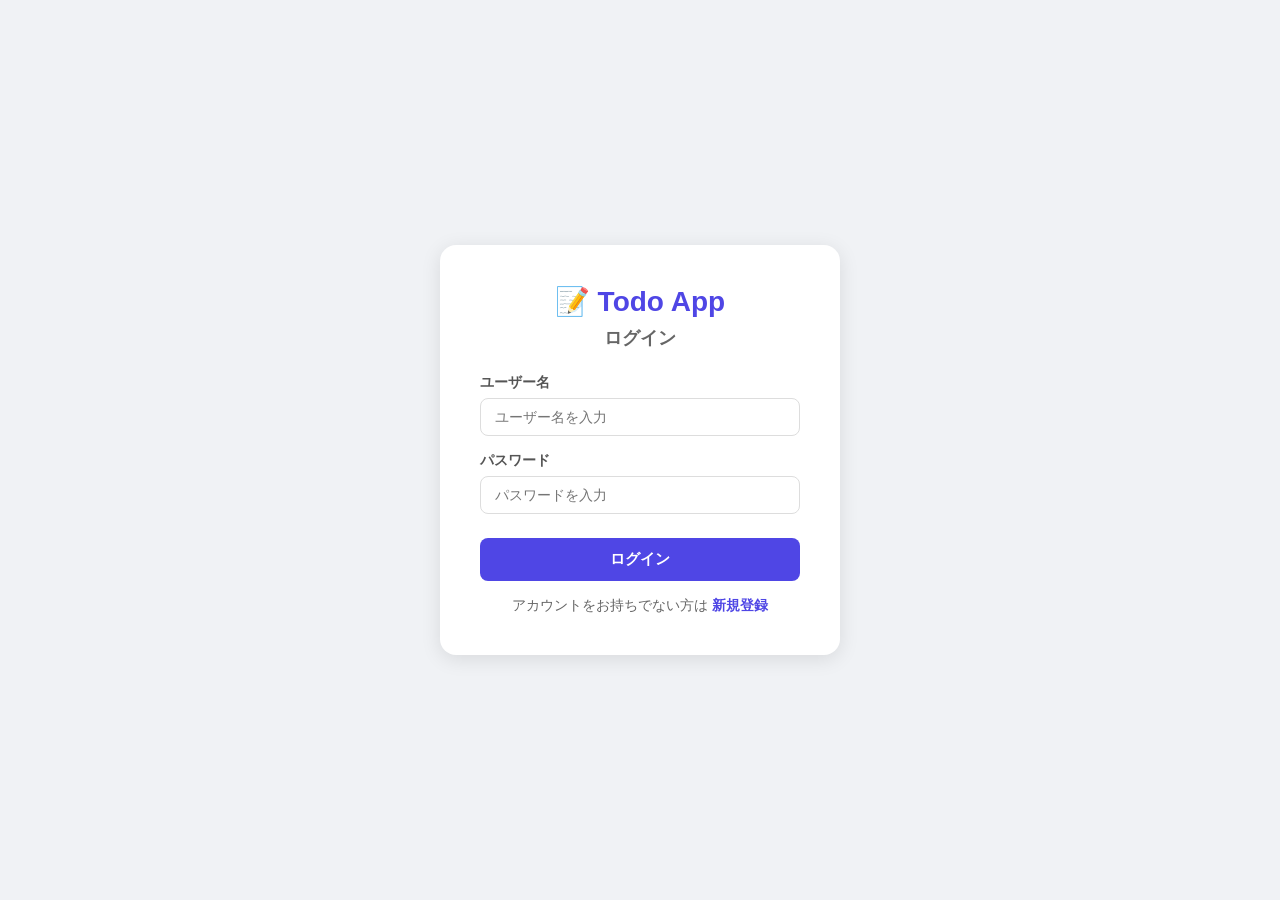
<file: frontend/login.html>
<!DOCTYPE html>
<html lang="ja">
<head>
  <meta charset="UTF-8">
  <meta name="viewport" content="width=device-width, initial-scale=1.0">
  <title>ログイン | Todo App</title>
  <link rel="stylesheet" href="style.css">
</head>
<body>
  <div class="auth-container">
    <div class="auth-box">
      <h1 class="app-title">📝 Todo App</h1>
      <h2 class="auth-title">ログイン</h2>

      <!-- エラーメッセージ表示エリア -->
      <div id="error-message" class="error-message hidden"></div>

      <!-- ログインフォーム -->
      <div class="form-group">
        <label for="username">ユーザー名</label>
        <input type="text" id="username" placeholder="ユーザー名を入力" />
      </div>

      <div class="form-group">
        <label for="password">パスワード</label>
        <input type="password" id="password" placeholder="パスワードを入力" />
      </div>

      <button id="login-btn" class="btn btn-primary">ログイン</button>

      <p class="auth-link">
        アカウントをお持ちでない方は
        <a href="signup.html">新規登録</a>
      </p>
    </div>
  </div>

  <script>
    document.getElementById("login-btn").addEventListener("click", async () => {
      const username = document.getElementById("username").value;
      const password = document.getElementById("password").value;
      const errorDiv = document.getElementById("error-message");

      // 入力チェック
      if (!username || !password) {
        errorDiv.textContent = "ユーザー名とパスワードを入力してください";
        errorDiv.classList.remove("hidden");
        return;
      }

      try {
        // FastAPIにログインリクエスト送信
        const response = await fetch("http://127.0.0.1:8000/auth/login", {
          method: "POST",
          headers: { "Content-Type": "application/x-www-form-urlencoded" },
          body: `username=${encodeURIComponent(username)}&password=${encodeURIComponent(password)}`
        });

        if (response.ok) {
          const data = await response.json();
          // トークンをブラウザに保存
          localStorage.setItem("token", data.access_token);
          localStorage.setItem("username", username);
          // メイン画面に遷移
          window.location.href = "index.html";
        } else {
          errorDiv.textContent = "ユーザー名またはパスワードが間違っています";
          errorDiv.classList.remove("hidden");
        }
      } catch (error) {
        errorDiv.textContent = "サーバーに接続できません";
        errorDiv.classList.remove("hidden");
      }
    });
  </script>
</body>
</html>
</file>
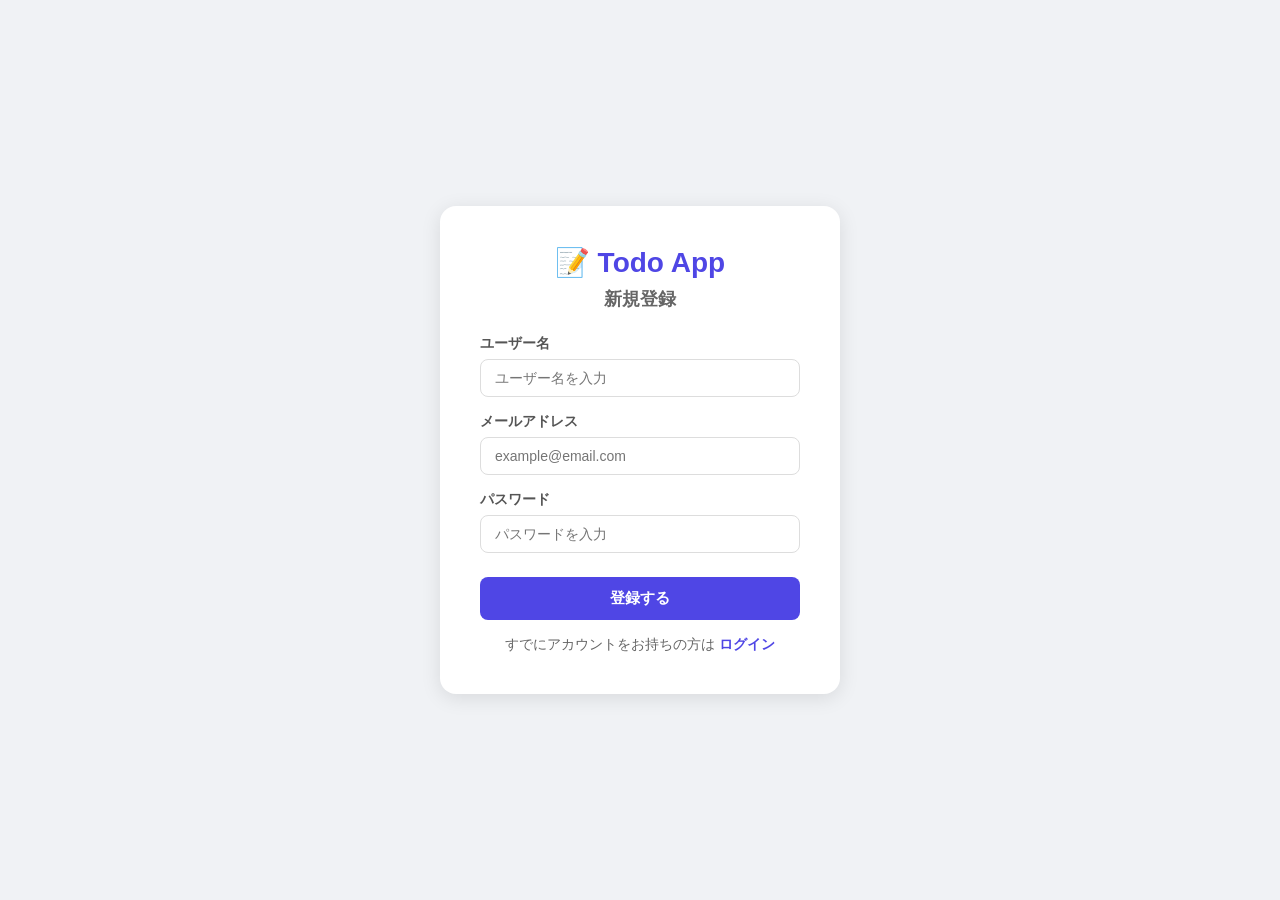
<file: frontend/signup.html>
<!DOCTYPE html>
<html lang="ja">
<head>
  <meta charset="UTF-8">
  <meta name="viewport" content="width=device-width, initial-scale=1.0">
  <title>新規登録 | Todo App</title>
  <link rel="stylesheet" href="style.css">
</head>
<body>
  <div class="auth-container">
    <div class="auth-box">
      <h1 class="app-title">📝 Todo App</h1>
      <h2 class="auth-title">新規登録</h2>

      <!-- エラーメッセージ表示エリア -->
      <div id="error-message" class="error-message hidden"></div>
      <!-- 成功メッセージ表示エリア -->
      <div id="success-message" class="success-message hidden"></div>

      <!-- 登録フォーム -->
      <div class="form-group">
        <label for="username">ユーザー名</label>
        <input type="text" id="username" placeholder="ユーザー名を入力" />
      </div>

      <div class="form-group">
        <label for="email">メールアドレス</label>
        <input type="email" id="email" placeholder="example@email.com" />
      </div>

      <div class="form-group">
        <label for="password">パスワード</label>
        <input type="password" id="password" placeholder="パスワードを入力" />
      </div>

      <button id="signup-btn" class="btn btn-primary">登録する</button>

      <p class="auth-link">
        すでにアカウントをお持ちの方は
        <a href="login.html">ログイン</a>
      </p>
    </div>
  </div>

  <script>
    document.getElementById("signup-btn").addEventListener("click", async () => {
      const username = document.getElementById("username").value;
      const email = document.getElementById("email").value;
      const password = document.getElementById("password").value;
      const errorDiv = document.getElementById("error-message");
      const successDiv = document.getElementById("success-message");

      // 入力チェック
      if (!username || !email || !password) {
        errorDiv.textContent = "全ての項目を入力してください";
        errorDiv.classList.remove("hidden");
        successDiv.classList.add("hidden");
        return;
      }

      try {
        // FastAPIに登録リクエスト送信
        const response = await fetch("http://127.0.0.1:8000/auth/signup", {
          method: "POST",
          headers: { "Content-Type": "application/json" },
          body: JSON.stringify({ username, email, password })
        });

        if (response.ok) {
          // 成功メッセージを表示してログイン画面に遷移
          errorDiv.classList.add("hidden");
          successDiv.textContent = "登録完了！ログイン画面に移動します...";
          successDiv.classList.remove("hidden");
          setTimeout(() => {
            window.location.href = "login.html";
          }, 1500);
        } else {
          const data = await response.json();
          errorDiv.textContent = data.detail || "登録に失敗しました";
          errorDiv.classList.remove("hidden");
          successDiv.classList.add("hidden");
        }
      } catch (error) {
        errorDiv.textContent = "サーバーに接続できません";
        errorDiv.classList.remove("hidden");
      }
    });
  </script>
</body>
</html>
</file>
<file: frontend/style.css>
/* ===== リセット・基本設定 ===== */
* {
  margin: 0;
  padding: 0;
  box-sizing: border-box;
}

body {
  font-family: 'Segoe UI', sans-serif;
  background-color: #f0f2f5;
  color: #333;
}

/* ===== 認証画面（ログイン・登録） ===== */
.auth-container {
  min-height: 100vh;
  display: flex;
  align-items: center;
  justify-content: center;
}

.auth-box {
  background: white;
  padding: 40px;
  border-radius: 16px;
  box-shadow: 0 4px 20px rgba(0, 0, 0, 0.1);
  width: 100%;
  max-width: 400px;
}

.app-title {
  text-align: center;
  font-size: 28px;
  color: #4f46e5;
  margin-bottom: 8px;
}

.auth-title {
  text-align: center;
  font-size: 18px;
  color: #666;
  margin-bottom: 24px;
}

/* ===== フォーム ===== */
.form-group {
  margin-bottom: 16px;
}

.form-group label {
  display: block;
  font-size: 14px;
  font-weight: 600;
  color: #555;
  margin-bottom: 6px;
}

.form-group input,
.form-group select {
  width: 100%;
  padding: 10px 14px;
  border: 1px solid #ddd;
  border-radius: 8px;
  font-size: 14px;
  transition: border-color 0.2s;
  outline: none;
}

.form-group input:focus,
.form-group select:focus {
  border-color: #4f46e5;
}

/* ===== ボタン ===== */
.btn {
  width: 100%;
  padding: 12px;
  border: none;
  border-radius: 8px;
  font-size: 15px;
  font-weight: 600;
  cursor: pointer;
  transition: background-color 0.2s, transform 0.1s;
  margin-top: 8px;
}

.btn:active {
  transform: scale(0.98);
}

.btn-primary {
  background-color: #4f46e5;
  color: white;
}

.btn-primary:hover {
  background-color: #4338ca;
}

.btn-danger {
  background-color: #ef4444;
  color: white;
  width: auto;
  padding: 6px 12px;
  font-size: 13px;
}

.btn-danger:hover {
  background-color: #dc2626;
}

.btn-success {
  background-color: #10b981;
  color: white;
  width: auto;
  padding: 6px 12px;
  font-size: 13px;
}

.btn-success:hover {
  background-color: #059669;
}

/* ===== メッセージ ===== */
.error-message {
  background-color: #fee2e2;
  color: #dc2626;
  padding: 10px 14px;
  border-radius: 8px;
  font-size: 14px;
  margin-bottom: 16px;
}

.success-message {
  background-color: #d1fae5;
  color: #059669;
  padding: 10px 14px;
  border-radius: 8px;
  font-size: 14px;
  margin-bottom: 16px;
}

.hidden {
  display: none;
}

.auth-link {
  text-align: center;
  margin-top: 16px;
  font-size: 14px;
  color: #666;
}

.auth-link a {
  color: #4f46e5;
  text-decoration: none;
  font-weight: 600;
}

.auth-link a:hover {
  text-decoration: underline;
}

/* ===== メイン画面ヘッダー ===== */
.header {
  background-color: #4f46e5;
  color: white;
  padding: 16px 24px;
  display: flex;
  justify-content: space-between;
  align-items: center;
}

.header h1 {
  font-size: 20px;
}

.header-right {
  display: flex;
  align-items: center;
  gap: 12px;
  font-size: 14px;
}

.logout-btn {
  background-color: rgba(255,255,255,0.2);
  color: white;
  border: none;
  padding: 6px 14px;
  border-radius: 6px;
  cursor: pointer;
  font-size: 14px;
}

.logout-btn:hover {
  background-color: rgba(255,255,255,0.3);
}

/* ===== メイン画面コンテンツ ===== */
.main-container {
  max-width: 800px;
  margin: 24px auto;
  padding: 0 16px;
}

/* ===== グラフエリア ===== */
.chart-container {
  background: white;
  border-radius: 16px;
  padding: 24px;
  box-shadow: 0 2px 10px rgba(0,0,0,0.08);
  margin-bottom: 24px;
  display: flex;
  justify-content: center;
}

.chart-container canvas {
  max-width: 200px;
  max-height: 200px;
}

/* ===== タスク追加フォーム ===== */
.add-task-box {
  background: white;
  border-radius: 16px;
  padding: 24px;
  box-shadow: 0 2px 10px rgba(0,0,0,0.08);
  margin-bottom: 24px;
}

.add-task-box h2 {
  font-size: 16px;
  margin-bottom: 16px;
  color: #444;
}

.form-row {
  display: flex;
  gap: 12px;
  flex-wrap: wrap;
}

.form-row .form-group {
  flex: 1;
  min-width: 150px;
}

/* ===== タスク一覧 ===== */
.task-list-box {
  background: white;
  border-radius: 16px;
  padding: 24px;
  box-shadow: 0 2px 10px rgba(0,0,0,0.08);
}

.task-list-box h2 {
  font-size: 16px;
  margin-bottom: 16px;
  color: #444;
}

.task-item {
  display: flex;
  align-items: center;
  justify-content: space-between;
  padding: 12px 0;
  border-bottom: 1px solid #f0f0f0;
  gap: 12px;
}

.task-item:last-child {
  border-bottom: none;
}

.task-left {
  display: flex;
  align-items: center;
  gap: 10px;
  flex: 1;
}

.task-left input[type="checkbox"] {
  width: 18px;
  height: 18px;
  cursor: pointer;
}

.task-title {
  font-size: 15px;
  font-weight: 500;
}

.task-title.done {
  text-decoration: line-through;
  color: #aaa;
}

.task-meta {
  font-size: 12px;
  color: #888;
  margin-top: 2px;
}

.priority-badge {
  font-size: 12px;
  padding: 2px 8px;
  border-radius: 12px;
  font-weight: 600;
}

.priority-high {
  background-color: #fee2e2;
  color: #dc2626;
}

.priority-medium {
  background-color: #fef3c7;
  color: #d97706;
}

.priority-low {
  background-color: #d1fae5;
  color: #059669;
}

.task-right {
  display: flex;
  gap: 8px;
}

.empty-message {
  text-align: center;
  color: #aaa;
  padding: 24px 0;
  font-size: 14px;
}

/* ===== レスポンシブ（スマホ対応） ===== */
@media (max-width: 600px) {
  .auth-box {
    margin: 16px;
    padding: 24px;
  }

  .form-row {
    flex-direction: column;
  }

  .header {
    padding: 12px 16px;
  }

  .task-item {
    flex-direction: column;
    align-items: flex-start;
  }

  .task-right {
    width: 100%;
    justify-content: flex-end;
  }
}
</file>
